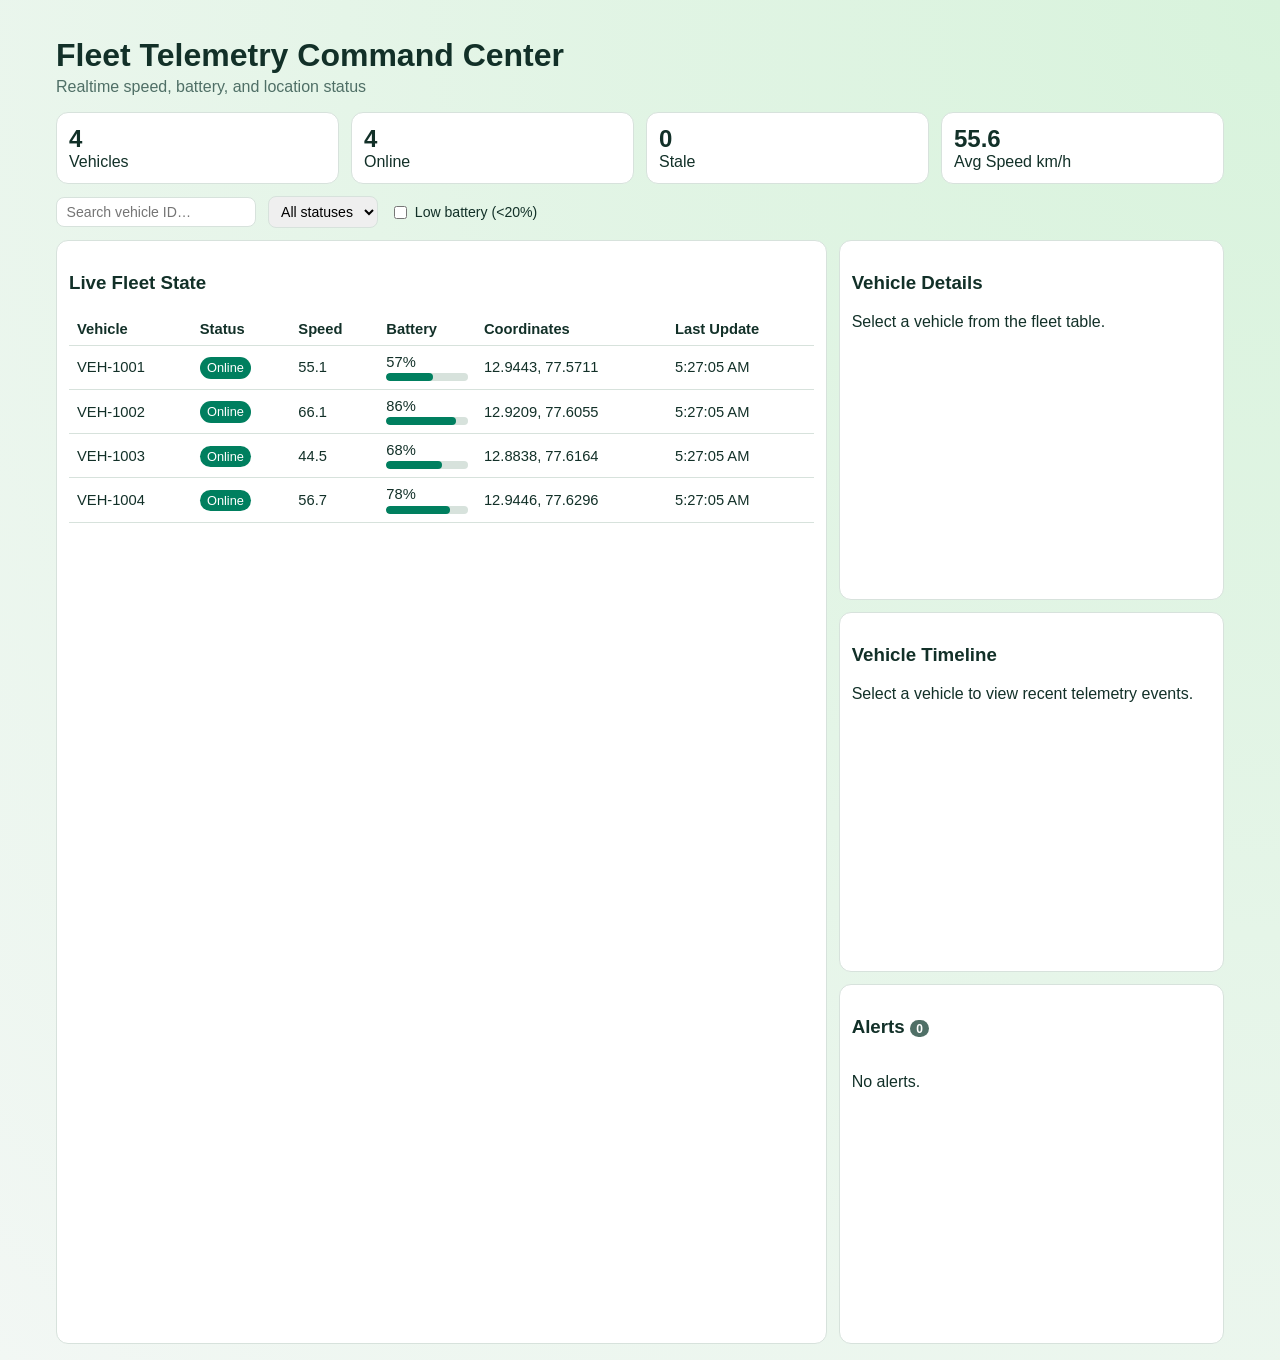
<file: index.html>
<!doctype html>
<html lang="en">
  <head>
    <meta charset="UTF-8" />
    <meta name="viewport" content="width=device-width, initial-scale=1.0" />
    <title>Fleet Telemetry Dashboard</title>
    <link rel="stylesheet" href="style.css" />
  </head>
  <body>
    <div class="layout">
      <header>
        <h1>Fleet Telemetry Command Center</h1>
        <p>Realtime speed, battery, and location status</p>
      </header>

      <section class="kpis">
        <article><h2 id="kpi-total">0</h2><span>Vehicles</span></article>
        <article><h2 id="kpi-online">0</h2><span>Online</span></article>
        <article><h2 id="kpi-stale">0</h2><span>Stale</span></article>
        <article><h2 id="kpi-speed">0.0</h2><span>Avg Speed km/h</span></article>
      </section>

      <section class="filters">
        <input type="text" id="filter-vehicle" placeholder="Search vehicle ID…" />
        <select id="filter-status">
          <option value="">All statuses</option>
          <option value="online">Online</option>
          <option value="stale">Stale</option>
          <option value="offline">Offline</option>
        </select>
        <label><input type="checkbox" id="filter-low-battery" /> Low battery (&lt;20%)</label>
      </section>

      <main>
        <section class="panel">
          <h3>Live Fleet State</h3>
          <table>
            <thead>
              <tr>
                <th>Vehicle</th>
                <th>Status</th>
                <th>Speed</th>
                <th>Battery</th>
                <th>Coordinates</th>
                <th>Last Update</th>
              </tr>
            </thead>
            <tbody id="fleet-body"></tbody>
          </table>
        </section>

        <aside class="sidebar">
          <section class="panel" id="detail-panel">
            <h3 id="detail-title">Vehicle Details</h3>
            <p id="detail-empty">Select a vehicle from the fleet table.</p>
            <div id="detail-content" class="hidden">
              <div class="detail-grid">
                <div class="detail-item">
                  <span class="detail-label">Speed</span>
                  <span class="detail-value" id="detail-speed">—</span>
                </div>
                <div class="detail-item">
                  <span class="detail-label">Battery</span>
                  <span class="detail-value" id="detail-battery">—</span>
                  <div class="battery-bar"><div class="battery-fill" id="detail-battery-bar"></div></div>
                </div>
                <div class="detail-item">
                  <span class="detail-label">Location</span>
                  <span class="detail-value" id="detail-location">—</span>
                </div>
                <div class="detail-item">
                  <span class="detail-label">Status</span>
                  <span id="detail-status">—</span>
                </div>
                <div class="detail-item">
                  <span class="detail-label">Last Update</span>
                  <span class="detail-value" id="detail-time">—</span>
                </div>
              </div>
              <h4>GPS Trail</h4>
              <canvas id="gps-canvas" width="300" height="200"></canvas>
            </div>
          </section>

          <section class="panel">
            <h3 id="timeline-title">Vehicle Timeline</h3>
            <p id="timeline-empty">Select a vehicle to view recent telemetry events.</p>
            <ul class="timeline" id="timeline-list"></ul>
          </section>

          <section class="panel" id="alert-panel">
            <h3>Alerts <span class="badge" id="alert-count">0</span></h3>
            <ul class="alert-list" id="alert-list"></ul>
            <p id="alert-empty">No alerts.</p>
          </section>
        </aside>
      </main>
    </div>

    <script src="script.js"></script>
  </body>
</html>
</file>
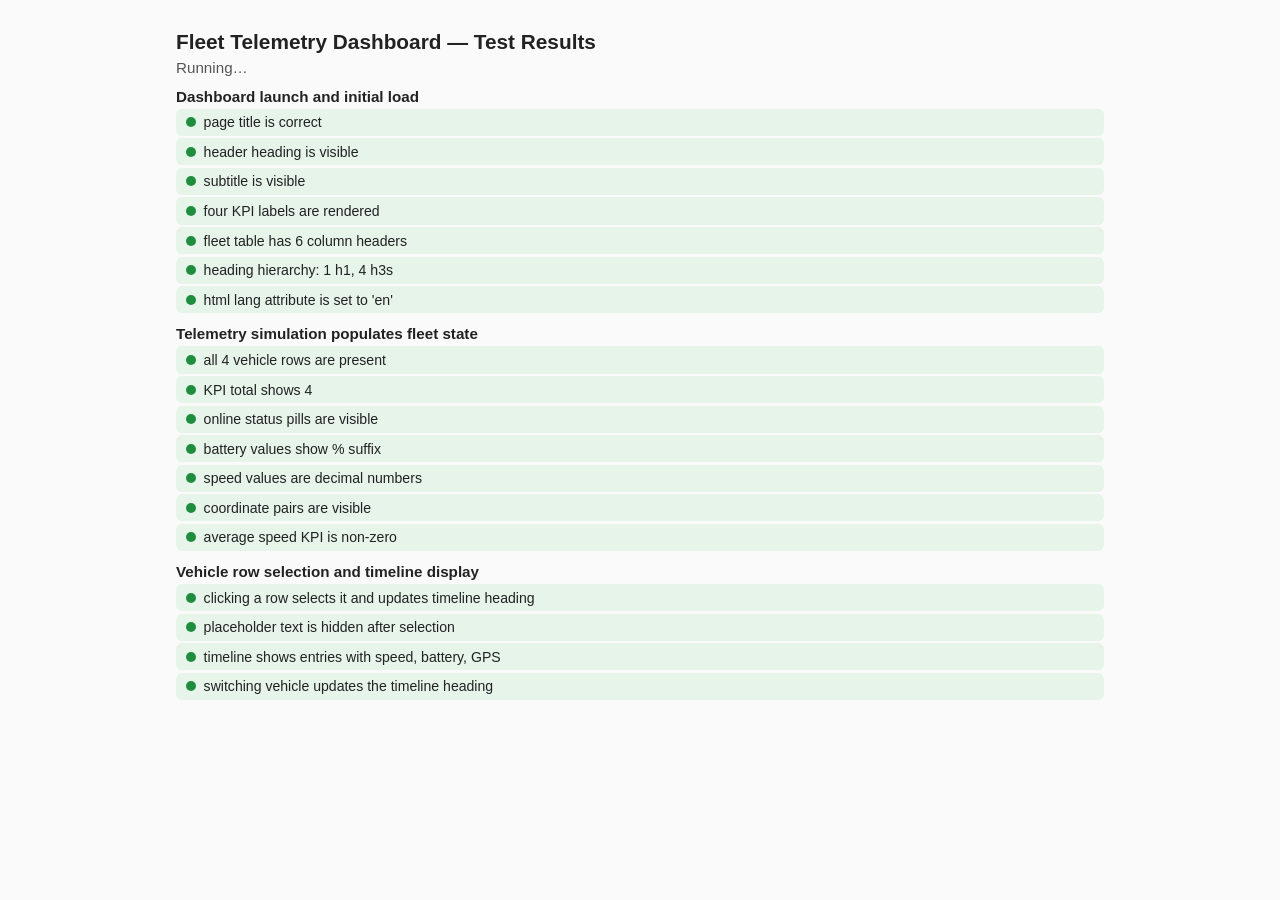
<file: tests/dashboard.test.html>
<!doctype html>
<html lang="en">
<head>
  <meta charset="UTF-8" />
  <meta name="viewport" content="width=device-width, initial-scale=1.0" />
  <title>Dashboard Tests</title>
  <style>
    * { box-sizing: border-box; }
    body { margin: 0; font-family: Segoe UI, Tahoma, sans-serif; background: #fafafa; color: #222; }
    .runner { max-width: 960px; margin: 0 auto; padding: 1rem; }
    h1 { font-size: 1.3rem; margin-bottom: 0.3rem; }
    #summary { margin-bottom: 0.75rem; font-size: 0.95rem; color: #555; }
    .suite-title { font-weight: 600; margin: 0.75rem 0 0.25rem; font-size: 0.95rem; }
    .result { padding: 0.35rem 0.6rem; margin: 0.15rem 0; border-radius: 6px; font-size: 0.88rem; display: flex; align-items: center; gap: 0.5rem; }
    .result.pass { background: #e6f4ea; }
    .result.fail { background: #fce8e6; }
    .dot { width: 10px; height: 10px; border-radius: 50%; flex-shrink: 0; }
    .pass .dot { background: #1e8e3e; }
    .fail .dot { background: #d93025; }
    .fail-detail { font-size: 0.8rem; color: #d93025; margin-left: 1.5rem; }
    iframe { display: none; }
  </style>
</head>
<body>
  <div class="runner">
    <h1>Fleet Telemetry Dashboard — Test Results</h1>
    <div id="summary">Running…</div>
    <div id="results"></div>
  </div>

  <iframe id="app" src="../index.html" width="1200" height="800"></iframe>

  <script>
  (function () {
    "use strict";

    var VEHICLE_IDS = ["VEH-1001", "VEH-1002", "VEH-1003", "VEH-1004"];
    var results = [];
    var resultsEl = document.getElementById("results");
    var summaryEl = document.getElementById("summary");
    var currentSuite = "";

    // ── Minimal assertion helpers ──

    function assert(condition, message) {
      if (!condition) throw new Error(message || "Assertion failed");
    }

    function assertEqual(actual, expected, label) {
      if (actual !== expected) {
        throw new Error((label || "assertEqual") + ": expected " + JSON.stringify(expected) + " but got " + JSON.stringify(actual));
      }
    }

    function assertMatch(text, regex, label) {
      if (!regex.test(text)) {
        throw new Error((label || "assertMatch") + ': "' + text + '" does not match ' + regex);
      }
    }

    function assertVisible(el, label) {
      assert(el !== null, (label || "element") + " not found in DOM");
      var style = el.ownerDocument.defaultView.getComputedStyle(el);
      assert(style.display !== "none" && style.visibility !== "hidden",
        (label || "element") + " is not visible");
    }

    function assertHidden(el, label) {
      if (!el) return;
      var style = el.ownerDocument.defaultView.getComputedStyle(el);
      assert(style.display === "none" || style.visibility === "hidden",
        (label || "element") + " should be hidden");
    }

    // ── DOM query helpers against the iframe document ──

    function doc() {
      return document.getElementById("app").contentDocument;
    }

    function $(selector) { return doc().querySelector(selector); }
    function $$(selector) { return doc().querySelectorAll(selector); }

    function getByText(text, root) {
      var base = root || doc().body;
      var walker = doc().createTreeWalker(base, NodeFilter.SHOW_TEXT, null, false);
      while (walker.nextNode()) {
        if (walker.currentNode.textContent.trim() === text) return walker.currentNode.parentElement;
      }
      return null;
    }

    function getByTextMatch(regex, root) {
      var base = root || doc().body;
      var walker = doc().createTreeWalker(base, NodeFilter.SHOW_TEXT, null, false);
      while (walker.nextNode()) {
        if (regex.test(walker.currentNode.textContent.trim())) return walker.currentNode.parentElement;
      }
      return null;
    }

    // ── Test runner ──

    function suite(name) { currentSuite = name; }

    function record(name, error) {
      var passed = !error;
      results.push({ suite: currentSuite, name: name, passed: passed, error: error });

      var html = "";
      if (results.length === 1 || results[results.length - 2].suite !== currentSuite) {
        html += '<div class="suite-title">' + currentSuite + "</div>";
      }
      html += '<div class="result ' + (passed ? "pass" : "fail") + '">';
      html += '<span class="dot"></span>' + name;
      html += "</div>";
      if (!passed) {
        html += '<div class="fail-detail">' + error.message + "</div>";
      }

      resultsEl.insertAdjacentHTML("beforeend", html);
    }

    function run(name, fn) {
      try { fn(); record(name, null); console.log("PASS: " + name); }
      catch (e) { record(name, e); console.log("FAIL: " + name + " — " + e.message); }
    }

    function delay(ms) {
      return new Promise(function (resolve) { setTimeout(resolve, ms); });
    }

    function updateSummary() {
      var passed = results.filter(function (r) { return r.passed; }).length;
      var failed = results.length - passed;
      summaryEl.textContent = passed + " passed, " + failed + " failed, " + results.length + " total";
      summaryEl.style.color = failed > 0 ? "#d93025" : "#1e8e3e";
    }

    // ── Wait for iframe to load + first simulator tick ──

    function waitForApp() {
      return new Promise(function (resolve) {
        var iframe = document.getElementById("app");
        iframe.addEventListener("load", function () {
          var check = setInterval(function () {
            var body = doc().getElementById("fleet-body");
            if (body && body.querySelectorAll("tr").length >= VEHICLE_IDS.length) {
              clearInterval(check);
              resolve();
            }
          }, 200);
        });
      });
    }

    // ── Test suites ──

    async function runAllTests() {

      // ⏳ Wait for dashboard data
      await waitForApp();

      // ── Suite 1: Launch and initial structure ──
      suite("Dashboard launch and initial load");

      run("page title is correct", function () {
        assertEqual(doc().title, "Fleet Telemetry Dashboard", "title");
      });

      run("header heading is visible", function () {
        var h1 = doc().querySelector("h1");
        assertVisible(h1, "h1");
        assertEqual(h1.textContent, "Fleet Telemetry Command Center", "h1 text");
      });

      run("subtitle is visible", function () {
        var el = getByText("Realtime speed, battery, and location status");
        assertVisible(el, "subtitle");
      });

      run("four KPI labels are rendered", function () {
        assertVisible(getByText("Vehicles"), "Vehicles KPI");
        assertVisible(getByText("Online"), "Online KPI");
        assertVisible(getByText("Stale"), "Stale KPI");
        assertVisible(getByText("Avg Speed km/h"), "Avg Speed KPI");
      });

      run("fleet table has 6 column headers", function () {
        var headers = $$("thead th");
        assertEqual(headers.length, 6, "column count");
        var expected = ["Vehicle", "Status", "Speed", "Battery", "Coordinates", "Last Update"];
        for (var i = 0; i < expected.length; i++) {
          assertEqual(headers[i].textContent.trim(), expected[i], "header " + i);
        }
      });

      run("heading hierarchy: 1 h1, 4 h3s", function () {
        assertEqual($$("h1").length, 1, "h1 count");
        assertEqual($$("h3").length, 4, "h3 count");
      });

      run("html lang attribute is set to 'en'", function () {
        assertEqual(doc().documentElement.getAttribute("lang"), "en", "lang attr");
      });

      // ── Suite 2: Telemetry simulation populates data ──
      suite("Telemetry simulation populates fleet state");

      run("all 4 vehicle rows are present", function () {
        var rows = $$("#fleet-body tr");
        assertEqual(rows.length, VEHICLE_IDS.length, "row count");
        VEHICLE_IDS.forEach(function (vid) {
          var cell = getByText(vid, $("#fleet-body"));
          assertVisible(cell, vid + " cell");
        });
      });

      run("KPI total shows 4", function () {
        assertEqual($("#kpi-total").textContent, "4", "kpi-total");
      });

      run("online status pills are visible", function () {
        var pill = doc().querySelector(".pill.online");
        assertVisible(pill, "online pill");
      });

      run("battery values show % suffix", function () {
        var cells = $$("#fleet-body td");
        var found = false;
        cells.forEach(function (td) { if (/^\d+%$/.test(td.textContent.trim())) found = true; });
        assert(found, "No battery cell with % found");
      });

      run("speed values are decimal numbers", function () {
        var cells = $$("#fleet-body td");
        var found = false;
        cells.forEach(function (td) { if (/^\d+\.\d$/.test(td.textContent.trim())) found = true; });
        assert(found, "No speed cell with N.N format found");
      });

      run("coordinate pairs are visible", function () {
        var found = getByTextMatch(/\d+\.\d{4}, \d+\.\d{4}/, $("#fleet-body"));
        assertVisible(found, "coordinates cell");
      });

      run("average speed KPI is non-zero", function () {
        var speed = $("#kpi-speed").textContent.trim();
        assert(speed !== "0.0", "Avg speed should not be 0.0");
      });

      // ── Suite 3: Vehicle selection and timeline ──
      suite("Vehicle row selection and timeline display");

      run("clicking a row selects it and updates timeline heading", function () {
        $$("#fleet-body tr")[0].click();
        var freshRow = $$("#fleet-body tr")[0];
        assert(freshRow.classList.contains("selected"), "Row should have selected class");
        var title = $("#timeline-title").textContent;
        assertMatch(title, /Vehicle Timeline/, "timeline heading");
        assertMatch(title, new RegExp(VEHICLE_IDS[0]), "timeline heading contains vehicle id");
      });

      run("placeholder text is hidden after selection", function () {
        $$("#fleet-body tr")[0].click();
        assertHidden($("#timeline-empty"), "timeline placeholder");
      });

      run("timeline shows entries with speed, battery, GPS", function () {
        $$("#fleet-body tr")[0].click();
        var items = $$("#timeline-list li");
        assert(items.length > 0, "No timeline entries");
        var text = items[0].textContent;
        assertMatch(text, /Speed \d+\.\d km\/h/, "speed in timeline");
        assertMatch(text, /Battery \d+%/, "battery in timeline");
        assertMatch(text, /GPS \d+\.\d{4}/, "GPS in timeline");
      });

      run("switching vehicle updates the timeline heading", function () {
        $$("#fleet-body tr")[0].click();
        var titleA = $("#timeline-title").textContent;

        $$("#fleet-body tr")[2].click();
        var titleB = $("#timeline-title").textContent;

        assert(titleA !== titleB, "Timeline heading should change on vehicle switch");
        assertMatch(titleB, new RegExp(VEHICLE_IDS[2]), "heading contains second vehicle id");
      });

      // ── Suite 4: Realtime updates ──
      suite("Realtime telemetry updates");

      await (async function () {
        var row = $$("#fleet-body tr")[0];
        var cells = row.querySelectorAll("td");
        var speedBefore = cells[2].textContent;

        await delay(2500);

        var speedAfter = $$("#fleet-body tr")[0].querySelectorAll("td")[2].textContent;

        run("speed value updates after simulator ticks", function () {
          assert(speedBefore !== speedAfter,
            "Speed should change: was " + speedBefore + ", still " + speedAfter);
        });

        run("KPI total stays in sync with row count", function () {
          var kpiVal = Number($("#kpi-total").textContent);
          var rowCount = $$("#fleet-body tr").length;
          assertEqual(kpiVal, rowCount, "KPI total vs row count");
        });
      })();

      // ── Suite 5: Table structure ──
      suite("Layout and accessibility");

      run("single table element exists", function () {
        assertEqual($$("table").length, 1, "table count");
      });

      run("table has exactly 6 column headers", function () {
        assertEqual($$("th").length, 6, "th count");
      });

      // ── Done ──
      updateSummary();
    }

    runAllTests();
  })();
  </script>
</body>
</html>
</file>
<file: style.css>
:root {
  --bg: #f2f7f4;
  --panel: #ffffff;
  --ink: #123028;
  --muted: #4f6f66;
  --accent: #007f5f;
  --warn: #f77f00;
  --danger: #c1121f;
  --line: #d7e2dc;
}

* {
  box-sizing: border-box;
}

body {
  margin: 0;
  font-family: Segoe UI, Tahoma, Geneva, Verdana, sans-serif;
  background: radial-gradient(circle at top right, #d8f3dc, var(--bg));
  color: var(--ink);
}

.layout {
  max-width: 1200px;
  margin: 0 auto;
  padding: 1rem;
}

header h1 {
  margin-bottom: 0.2rem;
}

header p {
  margin-top: 0;
  color: var(--muted);
}

/* ── KPI strip ── */

.kpis {
  display: grid;
  grid-template-columns: repeat(4, minmax(140px, 1fr));
  gap: 0.75rem;
  margin-bottom: 0.75rem;
}

.kpis article {
  background: var(--panel);
  border: 1px solid var(--line);
  border-radius: 12px;
  padding: 0.75rem;
}

.kpis h2 {
  margin: 0;
}

/* ── Filter bar ── */

.filters {
  display: flex;
  gap: 0.75rem;
  align-items: center;
  margin-bottom: 0.75rem;
  flex-wrap: wrap;
}

.filters input[type="text"] {
  padding: 0.4rem 0.6rem;
  border: 1px solid var(--line);
  border-radius: 8px;
  font-size: 0.88rem;
  width: 200px;
}

.filters select {
  padding: 0.4rem 0.5rem;
  border: 1px solid var(--line);
  border-radius: 8px;
  font-size: 0.88rem;
}

.filters label {
  font-size: 0.88rem;
  display: flex;
  align-items: center;
  gap: 0.3rem;
  cursor: pointer;
}

/* ── Main panels ── */

main {
  display: grid;
  grid-template-columns: 2fr 1fr;
  gap: 0.75rem;
}

.sidebar {
  display: grid;
  gap: 0.75rem;
  align-content: start;
}

.panel {
  background: var(--panel);
  border: 1px solid var(--line);
  border-radius: 12px;
  padding: 0.75rem;
  min-height: 360px;
}

/* ── Fleet table ── */

table {
  width: 100%;
  border-collapse: collapse;
}

th,
td {
  border-bottom: 1px solid var(--line);
  text-align: left;
  padding: 0.5rem;
  font-size: 0.92rem;
}

tr:hover {
  background: #f3faf6;
  cursor: pointer;
}

tr.selected {
  background: #e9f5ef;
}

/* ── Status pills ── */

.pill {
  font-size: 0.8rem;
  padding: 0.2rem 0.45rem;
  border-radius: 999px;
  text-transform: capitalize;
  color: #fff;
}

.pill.online {
  background: var(--accent);
}

.pill.stale {
  background: var(--warn);
}

.pill.offline {
  background: var(--danger);
}

/* ── Timeline ── */

.timeline {
  list-style: none;
  padding: 0;
  margin: 0;
  display: grid;
  gap: 0.5rem;
}

.timeline li {
  border: 1px solid var(--line);
  border-radius: 10px;
  padding: 0.5rem;
  display: grid;
  gap: 0.2rem;
}

.hidden {
  display: none;
}

/* ── Responsive ── */

@media (max-width: 900px) {
  .kpis {
    grid-template-columns: repeat(2, minmax(140px, 1fr));
  }

  main {
    grid-template-columns: 1fr;
  }

  .filters {
    flex-direction: column;
    align-items: stretch;
  }

  .filters input[type="text"] {
    width: 100%;
  }
}

/* ── Vehicle detail panel ── */

.detail-grid {
  display: grid;
  grid-template-columns: 1fr 1fr;
  gap: 0.5rem;
}

.detail-item {
  display: flex;
  flex-direction: column;
  gap: 0.15rem;
}

.detail-label {
  font-size: 0.78rem;
  color: var(--muted);
  text-transform: uppercase;
  letter-spacing: 0.03em;
}

.detail-value {
  font-size: 0.95rem;
  font-weight: 600;
}

/* ── Battery gauge ── */

.battery-bar {
  height: 8px;
  background: var(--line);
  border-radius: 4px;
  overflow: hidden;
  margin-top: 0.2rem;
}

.battery-fill {
  height: 100%;
  border-radius: 4px;
  background: var(--accent);
  transition: width 0.3s ease, background 0.3s ease;
}

.battery-fill.low {
  background: var(--danger);
}

.battery-fill.mid {
  background: var(--warn);
}

/* ── GPS trail canvas ── */

#gps-canvas {
  width: 100%;
  height: 200px;
  border: 1px solid var(--line);
  border-radius: 8px;
  background: #f8fbf9;
}

/* ── Alert feed ── */

.alert-list {
  list-style: none;
  padding: 0;
  margin: 0;
  display: grid;
  gap: 0.35rem;
  max-height: 240px;
  overflow-y: auto;
}

.alert-list li {
  font-size: 0.84rem;
  padding: 0.35rem 0.5rem;
  border-radius: 8px;
  display: flex;
  gap: 0.4rem;
  align-items: baseline;
}

.alert-list li.alert-critical {
  background: #fce8e6;
  color: var(--danger);
}

.alert-list li.alert-warning {
  background: #fff4e5;
  color: #b86e00;
}

.alert-list li.alert-info {
  background: #e8f0fe;
  color: #1a56db;
}

.badge {
  font-size: 0.75rem;
  background: var(--danger);
  color: #fff;
  padding: 0.1rem 0.4rem;
  border-radius: 999px;
  vertical-align: middle;
}

.badge.zero {
  background: var(--muted);
}
</file>
